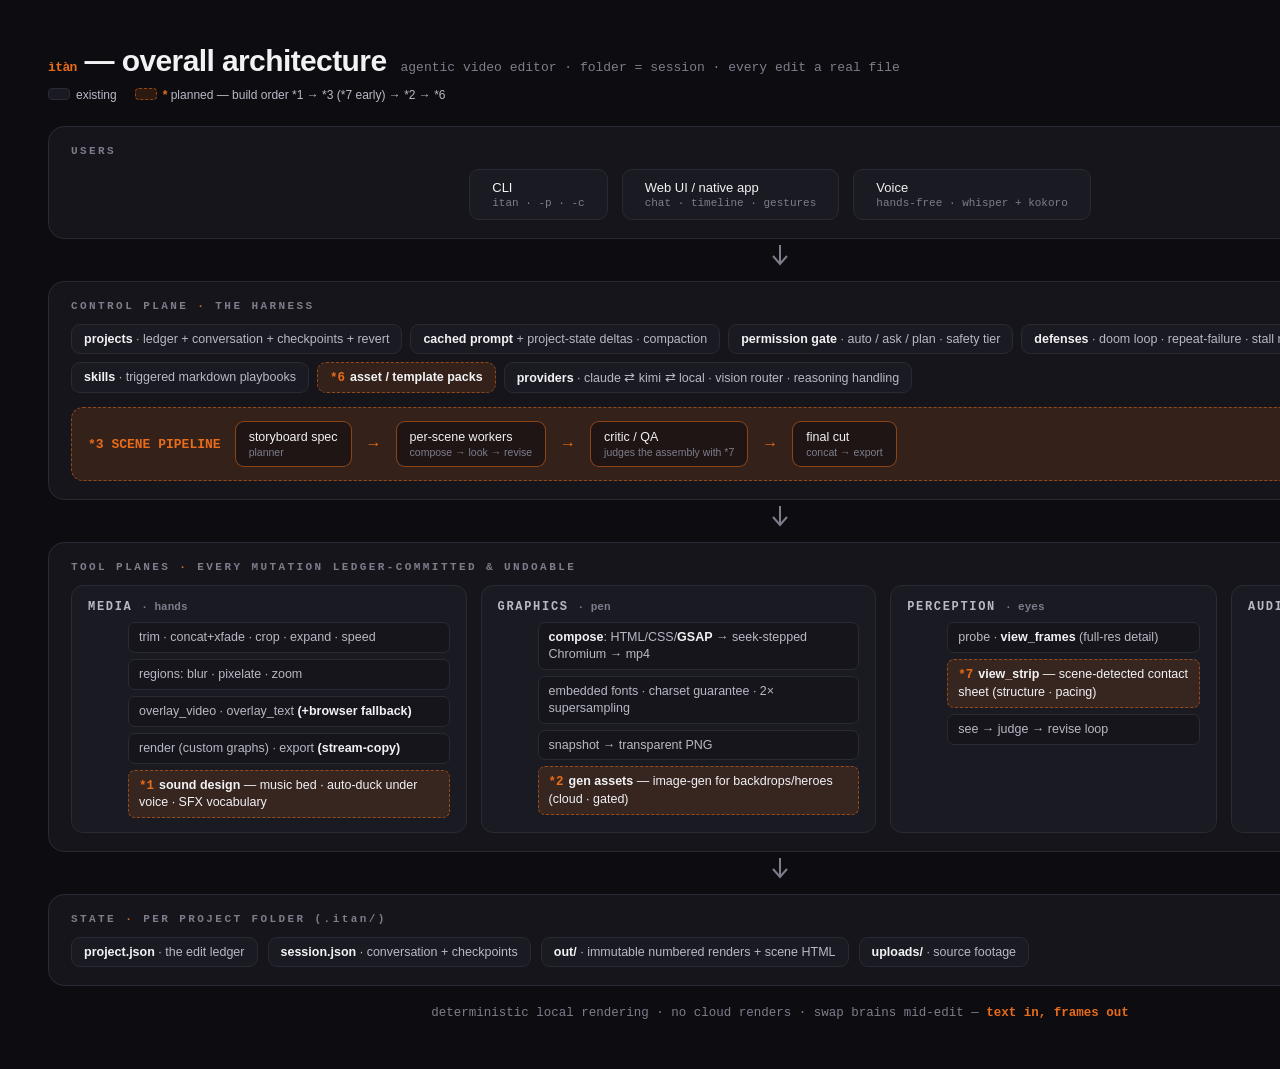
<file: docs/architecture-diagram.html>
<!doctype html>
<html><head><meta charset="utf-8"><style>
  :root{
    --bg:#0d0d11;--panel:#15151b;--panel2:#1a1a22;--line:#2a2a34;
    --t1:#f2f2f5;--t2:#b9b9c6;--t3:#7d7d8c;
    --accent:#E86C1A;--accent-soft:rgba(232,108,26,.14);--accent-line:rgba(232,108,26,.55);
    --ok:#4ea1ff;
  }
  *{box-sizing:border-box;margin:0}
  body{width:1560px;background:var(--bg);font-family:-apple-system,'Segoe UI',Roboto,Helvetica,Arial,sans-serif;color:var(--t1);padding:44px 48px}
  .hd{display:flex;align-items:baseline;gap:14px;margin-bottom:6px}
  .hd b{font-size:30px;letter-spacing:-.02em}
  .hd span{font-size:13px;color:var(--t3);font-family:ui-monospace,Menlo,monospace}
  .legend{display:flex;gap:18px;margin:10px 0 24px;font-size:12px;color:var(--t2);align-items:center}
  .legend .sw{display:inline-block;width:22px;height:12px;border-radius:4px;margin-right:6px;vertical-align:-1px}
  .sw.ex{background:var(--panel2);border:1px solid var(--line)}
  .sw.nw{background:var(--accent-soft);border:1.5px dashed var(--accent-line)}

  .band{border:1px solid var(--line);background:var(--panel);border-radius:16px;padding:18px 22px;margin-bottom:0}
  .band h2{font-size:11px;letter-spacing:.22em;color:var(--t3);font-family:ui-monospace,Menlo,monospace;margin-bottom:12px}
  .band h2 em{color:var(--accent);font-style:normal}
  .flow{display:flex;justify-content:center;padding:6px 0}
  .flow svg{display:block}

  .chips{display:flex;flex-wrap:wrap;gap:8px}
  .chip{background:var(--panel2);border:1px solid var(--line);border-radius:9px;padding:7px 12px;font-size:12.5px;color:var(--t2)}
  .chip b{color:var(--t1);font-weight:600}
  .chip.nw{background:var(--accent-soft);border:1.5px dashed var(--accent-line);color:var(--t1)}
  .chip.nw .star{color:var(--accent);font-weight:800;margin-right:5px;font-family:ui-monospace,monospace}

  .cols{display:grid;grid-template-columns:1.15fr 1.15fr .95fr .75fr;gap:14px}
  .col{background:var(--panel2);border:1px solid var(--line);border-radius:12px;padding:14px 16px}
  .col h3{font-size:12px;letter-spacing:.14em;color:var(--t2);font-family:ui-monospace,Menlo,monospace;margin-bottom:4px}
  .col h3 i{font-style:normal;color:var(--t3);letter-spacing:0;text-transform:none;font-size:11px}
  .col ul{list-style:none;margin-top:8px;display:flex;flex-direction:column;gap:6px}
  .col li{font-size:12.5px;color:var(--t2);padding:6px 10px;border-radius:7px;background:var(--panel);border:1px solid var(--line);line-height:1.35}
  .col li b{color:var(--t1);font-weight:600}
  .col li.nw{background:var(--accent-soft);border:1.5px dashed var(--accent-line);color:var(--t1)}
  .col li .star{color:var(--accent);font-weight:800;font-family:ui-monospace,monospace;margin-right:5px}

  .pipeline{margin-top:14px;border:1.5px dashed var(--accent-line);background:var(--accent-soft);border-radius:12px;padding:13px 16px;display:flex;align-items:center;gap:14px}
  .pipeline .tag{font-family:ui-monospace,monospace;font-weight:800;color:var(--accent);font-size:13px;white-space:nowrap}
  .pstep{background:rgba(13,13,17,.55);border:1px solid var(--accent-line);border-radius:9px;padding:8px 13px;font-size:12.5px;color:var(--t1)}
  .pstep i{display:block;font-style:normal;font-size:10.5px;color:var(--t3);margin-top:2px}
  .parr{color:var(--accent);font-size:16px}

  .users{display:flex;gap:14px;justify-content:center}
  .user{background:var(--panel2);border:1px solid var(--line);border-radius:10px;padding:10px 22px;font-size:13px;color:var(--t1)}
  .user i{display:block;font-style:normal;font-size:11px;color:var(--t3);margin-top:2px;font-family:ui-monospace,monospace}

  .state{display:flex;gap:10px;flex-wrap:wrap}
  .foot{margin-top:20px;font-size:12.5px;color:var(--t3);font-family:ui-monospace,Menlo,monospace;text-align:center}
  .foot b{color:var(--accent)}
</style></head><body>

<div class="hd"><b><span style="color:var(--accent)">ìtàn</span> — overall architecture</b><span>agentic video editor · folder = session · every edit a real file</span></div>
<div class="legend">
  <span><span class="sw ex"></span>existing</span>
  <span><span class="sw nw"></span><b style="color:var(--accent)">*</b>&nbsp;planned — build order *1 → *3 (*7 early) → *2 → *6</span>
</div>

<div class="band">
  <h2>USERS</h2>
  <div class="users">
    <div class="user">CLI<i>itan · -p · -c</i></div>
    <div class="user">Web UI / native app<i>chat · timeline · gestures</i></div>
    <div class="user">Voice<i>hands-free · whisper + kokoro</i></div>
  </div>
</div>

<div class="flow"><svg width="26" height="30"><path d="M13 0 v18 m-7 -7 l7 8 l7 -8" stroke="#7d7d8c" stroke-width="2" fill="none"/></svg></div>

<div class="band">
  <h2>CONTROL PLANE <em>·</em> THE HARNESS</h2>
  <div class="chips">
    <div class="chip"><b>projects</b> · ledger + conversation + checkpoints + revert</div>
    <div class="chip"><b>cached prompt</b> + project-state deltas · compaction</div>
    <div class="chip"><b>permission gate</b> · auto / ask / plan · safety tier</div>
    <div class="chip"><b>defenses</b> · doom loop · repeat-failure · stall nudge · budget escalation</div>
    <div class="chip"><b>skills</b> · triggered markdown playbooks</div>
    <div class="chip nw"><span class="star">*6</span><b>asset / template packs</b></div>
    <div class="chip"><b>providers</b> · claude ⇄ kimi ⇄ local · vision router · reasoning handling</div>
  </div>
  <div class="pipeline">
    <span class="tag">*3&nbsp;SCENE&nbsp;PIPELINE</span>
    <span class="pstep">storyboard spec<i>planner</i></span><span class="parr">→</span>
    <span class="pstep">per-scene workers<i>compose → look → revise</i></span><span class="parr">→</span>
    <span class="pstep">critic / QA<i>judges the assembly with *7</i></span><span class="parr">→</span>
    <span class="pstep">final cut<i>concat → export</i></span>
  </div>
</div>

<div class="flow"><svg width="26" height="30"><path d="M13 0 v18 m-7 -7 l7 8 l7 -8" stroke="#7d7d8c" stroke-width="2" fill="none"/></svg></div>

<div class="band">
  <h2>TOOL PLANES <em>·</em> EVERY MUTATION LEDGER-COMMITTED &amp; UNDOABLE</h2>
  <div class="cols">
    <div class="col"><h3>MEDIA <i>· hands</i></h3>
      <ul>
        <li>trim · concat+xfade · crop · expand · speed</li>
        <li>regions: blur · pixelate · zoom</li>
        <li>overlay_video · overlay_text <b>(+browser fallback)</b></li>
        <li>render (custom graphs) · export <b>(stream-copy)</b></li>
        <li class="nw"><span class="star">*1</span><b>sound design</b> — music bed · auto-duck under voice · SFX vocabulary</li>
      </ul>
    </div>
    <div class="col"><h3>GRAPHICS <i>· pen</i></h3>
      <ul>
        <li><b>compose</b>: HTML/CSS/<b>GSAP</b> → seek-stepped Chromium → mp4</li>
        <li>embedded fonts · charset guarantee · 2× supersampling</li>
        <li>snapshot → transparent PNG</li>
        <li class="nw"><span class="star">*2</span><b>gen assets</b> — image-gen for backdrops/heroes (cloud · gated)</li>
      </ul>
    </div>
    <div class="col"><h3>PERCEPTION <i>· eyes</i></h3>
      <ul>
        <li>probe · <b>view_frames</b> (full-res detail)</li>
        <li class="nw"><span class="star">*7</span><b>view_strip</b> — scene-detected contact sheet (structure · pacing)</li>
        <li>see → judge → revise loop</li>
      </ul>
    </div>
    <div class="col"><h3>AUDIO &amp; WEB</h3>
      <ul>
        <li><b>tts</b> kokoro / elevenlabs</li>
        <li><b>stt</b> whisper · auto-install</li>
        <li>mix_audio · replace_audio</li>
        <li>fetch_page · capture_page</li>
      </ul>
    </div>
  </div>
</div>

<div class="flow"><svg width="26" height="30"><path d="M13 0 v18 m-7 -7 l7 8 l7 -8" stroke="#7d7d8c" stroke-width="2" fill="none"/></svg></div>

<div class="band">
  <h2>STATE <em>·</em> PER PROJECT FOLDER (.itan/)</h2>
  <div class="state">
    <div class="chip"><b>project.json</b> · the edit ledger</div>
    <div class="chip"><b>session.json</b> · conversation + checkpoints</div>
    <div class="chip"><b>out/</b> · immutable numbered renders + scene HTML</div>
    <div class="chip"><b>uploads/</b> · source footage</div>
  </div>
</div>

<div class="foot">deterministic local rendering · no cloud renders · swap brains mid-edit — <b>text in, frames out</b></div>

</body></html>
</file>
